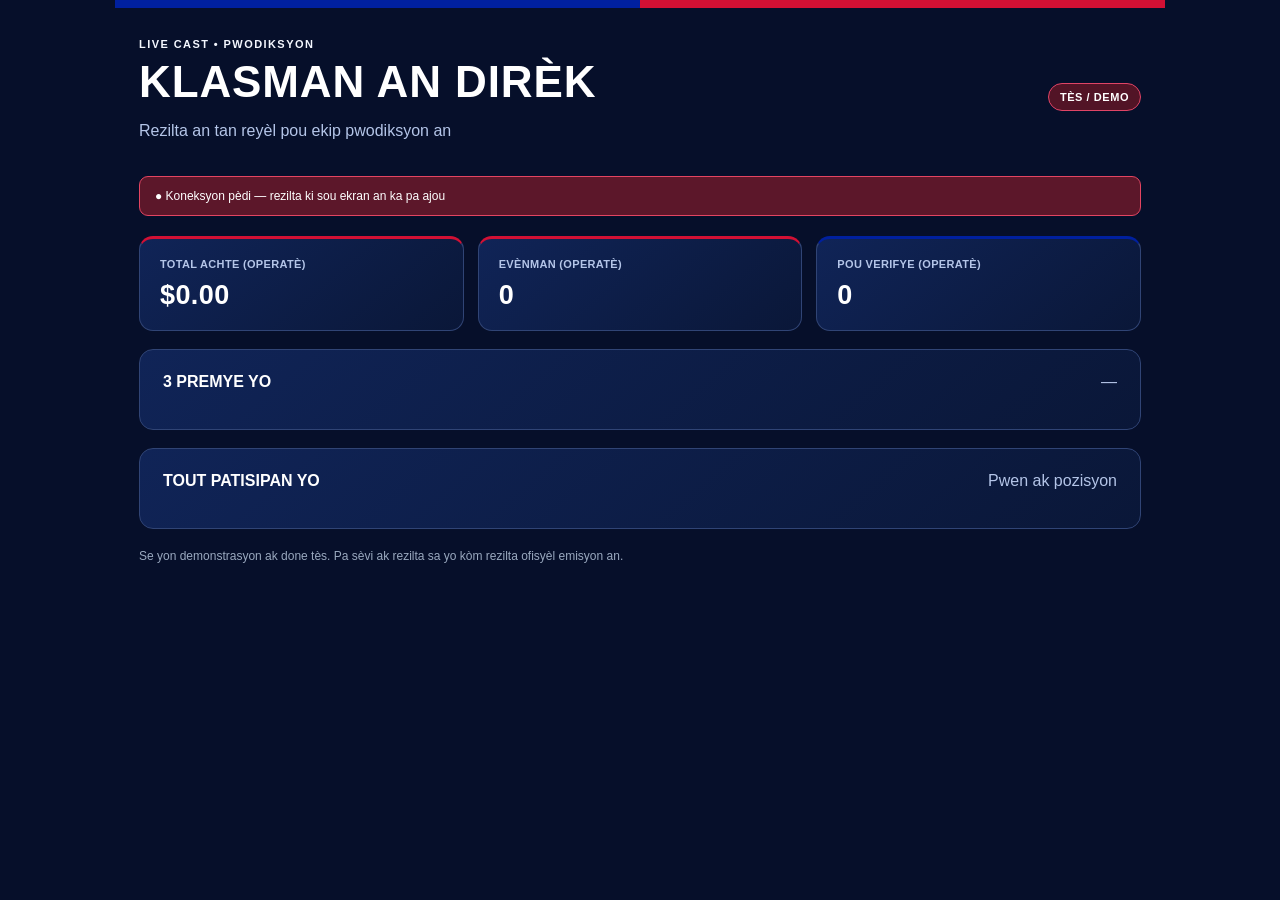
<file: pages-producer.html>
<!doctype html><html lang="ht"><head><meta charset="utf-8"><meta name="referrer" content="no-referrer"><meta name="viewport" content="width=device-width,initial-scale=1"><title>Live Cast • Klasman</title><link rel="stylesheet" href="css/style.css"><link rel="stylesheet" href="css/haiti-theme.css"></head>
<body class="producer-body"><main class="producer-wrap"><header class="producer-header"><div><p class="eyebrow">LIVE CAST • PWODIKSYON</p><h1>KLASMAN AN DIRÈK</h1><p class="muted">Rezilta an tan reyèl pou ekip pwodiksyon an</p></div><span class="pill demo">TÈS / DEMO</span></header><div id="producer-status" class="status-line">Ap chaje rezilta yo…</div><section class="producer-stats"><div class="stat-card"><label>TOTAL ACHTE (OPERATÈ)</label><b id="p-gross">$0.00</b></div><div class="stat-card"><label>EVÈNMAN (OPERATÈ)</label><b id="p-events">0</b></div><div class="stat-card"><label>POU VERIFYE (OPERATÈ)</label><b id="p-pending">0</b></div></section><section class="panel"><div class="panel-head"><h2>3 PREMYE YO</h2><span class="muted" id="p-time">—</span></div><div id="p-top3" class="producer-top3"></div></section><section class="panel"><div class="panel-head"><h2>TOUT PATISIPAN YO</h2><span class="muted">Pwen ak pozisyon</span></div><div id="p-all" class="ranks"></div></section><p class="hint">Se yon demonstrasyon ak done tès. Pa sèvi ak rezilta sa yo kòm rezilta ofisyèl emisyon an.</p></main><script src="js/site-config.js"></script><script src="js/producer.js" defer></script></body></html>
</file>
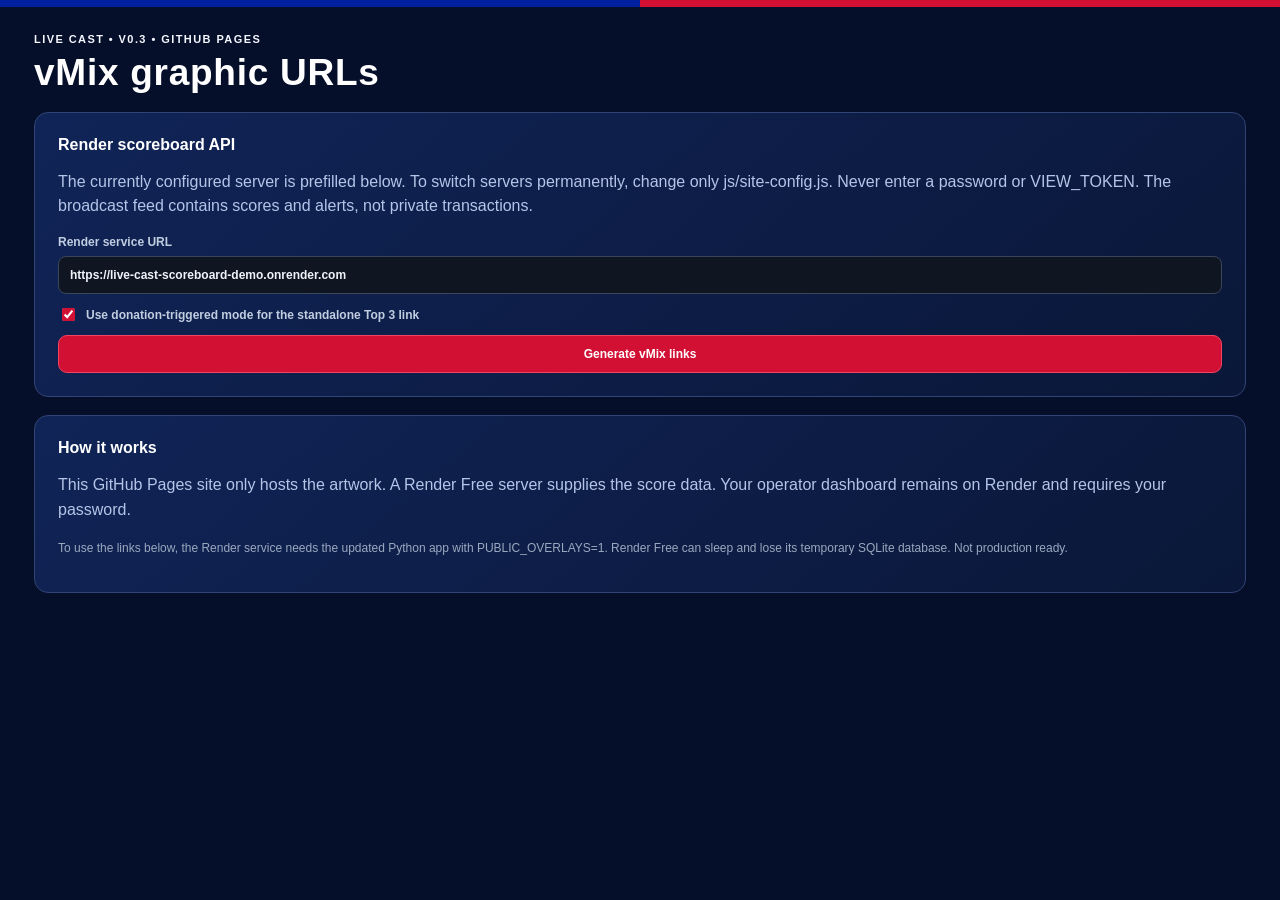
<file: pages-setup.html>
<!doctype html>
<html lang="en"><head><meta charset="utf-8"><meta name="viewport" content="width=device-width, initial-scale=1">
<title>Haiti Live Cast • GitHub Pages Graphics</title><link rel="stylesheet" href="css/style.css"><link rel="stylesheet" href="css/haiti-theme.css">
</head><body class="operator-body"><main class="main-content">
<header class="page-top"><div><p class="eyebrow">LIVE CAST • V0.3 • GITHUB PAGES</p><h1>vMix graphic URLs</h1></div></header>
<section class="panel"><h2>Render scoreboard API</h2><p class="muted">The currently configured server is prefilled below. To switch servers permanently, change only js/site-config.js. Never enter a password or VIEW_TOKEN. The broadcast feed contains scores and alerts, not private transactions.</p>
<form id="link-form" class="stack"><label>Render service URL <input type="url" id="backend-url" placeholder="https://your-service.onrender.com" required></label><label class="check-row"><input id="donation-only-top3" type="checkbox" checked><span>Use donation-triggered mode for the standalone Top 3 link</span></label><button class="btn primary" type="submit">Generate vMix links</button></form><div id="generated-links" class="stack" aria-live="polite"></div></section>
<section class="panel"><h2>How it works</h2><p class="muted">This GitHub Pages site only hosts the artwork. A Render Free server supplies the score data. Your operator dashboard remains on Render and requires your password.</p><p class="hint">To use the links below, the Render service needs the updated Python app with PUBLIC_OVERLAYS=1. Render Free can sleep and lose its temporary SQLite database. Not production ready.</p></section>
</main><script src="js/site-config.js"></script><script src="js/pages-setup.js" defer></script></body></html>
</file>
<file: css/style.css>
:root{--bg:#0b0e16;--panel:#151a27;--panel-2:#1d2434;--line:#2b3445;--text:#edf1f8;--muted:#9daabd;--gold:#e5b960;--green:#65d6a2;--red:#f4909a;--blue:#7da8e6;--radius:14px;color-scheme:dark;font-family:Arial,system-ui,-apple-system,Segoe UI,sans-serif}
*{box-sizing:border-box}body{margin:0;background:var(--bg);color:var(--text)}button,input,select{font:inherit}button{cursor:pointer}a{color:inherit;text-decoration:none}a:hover{text-decoration:none}.hidden{display:none!important}.muted{color:var(--muted)}.small{font-size:13px}.eyebrow{font-size:11px;letter-spacing:.13em;font-weight:800;color:var(--gold);margin:0 0 8px}.app-shell{min-height:100vh;display:flex}.sidebar{width:244px;min-width:244px;background:#101420;border-right:1px solid var(--line);padding:27px 18px;display:flex;flex-direction:column;gap:30px}.brand{display:flex;align-items:center;gap:12px;padding:0 7px}.brand strong{font-size:14px;letter-spacing:.08em;display:block}.brand span{display:block;font-size:10px;color:var(--muted);margin-top:4px;letter-spacing:.08em}.brand-mark{height:40px;width:40px;display:flex;align-items:center;justify-content:center;background:var(--gold);color:#101420;border-radius:9px;font-family:'Arial Narrow',Arial,sans-serif;font-size:23px;font-weight:800}.side-nav{display:flex;flex-direction:column;gap:8px}.nav-button{border:1px solid transparent;border-radius:9px;padding:12px 14px;display:flex;gap:12px;align-items:center;background:transparent;color:var(--muted);text-align:left;font-size:13px;font-weight:700}.nav-button:hover,.nav-button.selected{background:#242b3b;border-color:#364157;color:white}.sidebar-footer{margin-top:auto;display:flex;align-items:flex-start;gap:10px;border-top:1px solid var(--line);padding:19px 6px 2px}.sidebar-footer b{font-size:11px;letter-spacing:.08em;color:var(--gold)}.sidebar-footer small{font-size:10px;color:var(--muted);display:block;line-height:1.5;margin-top:6px}.live-dot{width:10px;height:10px;flex-shrink:0;border-radius:100%;background:var(--muted);margin-top:4px}.live-dot.offline{background:var(--gold)}.main-content{width:100%;max-width:1500px;min-width:0;padding:33px 34px 24px;margin:auto}.page-top,.panel-head,.header-actions,.button-row,.event-row,.rank-row,.preset-item,.review-item,.cast-item{display:flex;align-items:center;justify-content:space-between;gap:12px}.page-top{margin-bottom:18px}.page-top h1,.producer-header h1{font-family:'Arial Narrow',Arial,sans-serif;letter-spacing:.02em;font-size:37px;margin:0;font-weight:700;line-height:1.1}.header-actions{justify-content:flex-end;flex-wrap:wrap}.pill{display:inline-flex;align-items:center;justify-content:center;border:1px solid var(--line);padding:7px 11px;border-radius:100px;font-size:11px;font-weight:800;letter-spacing:.05em;white-space:nowrap}.pill.neutral{color:#c8d6ec;background:#1b2539}.pill.ok{color:var(--green);background:#132d26;border-color:#245c46}.pill.demo{color:var(--gold);background:#2f2719;border-color:#594526}.notice{background:#302616;border:1px solid #674e28;color:#f4dfb4;font-size:12px;line-height:1.55;border-radius:10px;padding:12px 15px;margin:0 0 21px}.notice strong{margin-right:8px}.stats-grid,.producer-stats{display:grid;grid-template-columns:repeat(4,minmax(0,1fr));gap:14px;margin-bottom:18px}.stat-card{padding:19px 20px;background:var(--panel);border-radius:var(--radius);border:1px solid var(--line)}.stat-card label{display:block;color:var(--muted);font-size:11px;letter-spacing:.03em;font-weight:700;text-transform:uppercase}.stat-card b{display:block;margin-top:10px;font-size:27px;font-family:'Arial Narrow',Arial,sans-serif;letter-spacing:.015em}.columns{display:grid;gap:18px;align-items:start;margin-bottom:18px}.two-one{grid-template-columns:minmax(0,1.65fr) minmax(280px,.85fr)}.studio-grid{grid-template-columns:minmax(230px,.8fr) minmax(0,1.5fr)}.panel{padding:23px;background:var(--panel);border:1px solid var(--line);border-radius:var(--radius);min-width:0;margin-bottom:18px}.columns>.panel{margin-bottom:0}.panel h2{font-size:16px;font-weight:750;margin:0 0 15px}.panel h3{font-size:14px;margin:0 0 15px}.panel-head{margin:0 0 15px}.panel-head h2{margin:0}.panel p{line-height:1.55}.rule{height:1px;background:var(--line);margin:20px 0}.ranks{display:flex;flex-direction:column;gap:9px}.rank-row{padding:12px 11px;background:var(--panel-2);border-radius:10px;gap:10px}.rank-num{width:30px;height:30px;border-radius:8px;background:#354056;display:flex;align-items:center;justify-content:center;font-family:'Arial Narrow',Arial,sans-serif;font-weight:800;font-size:20px;flex-shrink:0}.rank-num.first{background:#ad853c;color:#121721}.rank-identity{flex:1;min-width:0;font-weight:700;font-size:13px;white-space:nowrap;overflow:hidden;text-overflow:ellipsis}.rank-points{font-family:'Arial Narrow',Arial,sans-serif;font-size:24px;font-weight:800;white-space:nowrap}.rank-points small{font:700 10px Arial,sans-serif;color:var(--muted);letter-spacing:.05em}.stack{display:flex;flex-direction:column;gap:11px}.btn{border:1px solid var(--line);padding:11px 14px;border-radius:9px;font-size:12px;font-weight:800;display:inline-flex;align-items:center;justify-content:center;gap:8px;text-align:center}.btn.block{display:flex;width:100%}.btn.ghost{background:#222a39;color:#e5edf9}.btn.ghost:hover{background:#303b50}.btn.primary{background:var(--gold);border-color:#d5ac57;color:#151a26}.btn.primary:hover{background:#f2c970}.btn.danger{background:#43252c;border-color:#87404a;color:#ffced3}.btn.small{padding:8px 10px;font-size:11px}.form-grid{display:grid;grid-template-columns:repeat(2,minmax(0,1fr));gap:14px}.form-grid .span-2{grid-column:span 2}.form-grid label,.stack label{display:flex;flex-direction:column;gap:7px;font-size:12px;color:#c1cde0;font-weight:700}.form-grid input,.form-grid select,.stack input,.stack select{width:100%;border:1px solid #3b465b;border-radius:8px;background:#0f1521;color:#f0f3fa;padding:11px;outline:none;min-width:0}.form-grid input:focus,.form-grid select:focus,.stack input:focus{border-color:#b59651}.check-row{display:flex!important;flex-direction:row!important;align-items:center;gap:8px!important}.check-row input{width:auto!important;accent-color:var(--gold)}.code-output{white-space:pre-wrap;word-break:break-word;background:#080d15;border:1px solid var(--line);padding:15px;margin:20px 0 0;color:#b8d5b2;font-size:12px;border-radius:10px;min-height:60px}.instructions{padding-left:21px;color:#c4cddd;font-size:13px;line-height:1.8}.instructions code{background:#2c3549;border-radius:4px;padding:2px 5px}.hint{color:#9aa9bf;font-size:12px;line-height:1.65}.event-table,.review-list,.cast-list,.preset-list{display:flex;flex-direction:column;gap:9px}.event-row{background:var(--panel-2);padding:12px 14px;border-radius:9px;font-size:12px;align-items:flex-start}.event-main{min-width:0;flex:1;overflow-wrap:anywhere}.event-main b{display:block;font-size:13px;margin-bottom:4px}.event-meta{color:var(--muted);font-size:11px;line-height:1.5}.status-pill{font-size:10px;padding:5px 8px;border-radius:20px;background:#324157;color:#e4edf6;font-weight:800}.status-pill.assigned{background:#20483e;color:#a4ecd0}.status-pill.review,.status-pill.review_currency{background:#453721;color:#efd09a}.review-item{align-items:flex-start;background:var(--panel-2);padding:16px;border-radius:10px;flex-wrap:wrap}.review-item select,.review-item input{border:1px solid #455069;border-radius:6px;background:#111726;color:#e6eefa;padding:9px;max-width:100%}.review-controls{display:flex;gap:8px;flex-wrap:wrap}.review-body{flex:1;min-width:200px}.review-body small{display:block;margin-top:7px;color:var(--muted);overflow-wrap:anywhere}.preset-item{border:1px solid var(--line);background:var(--panel-2);border-radius:9px;padding:11px 12px;cursor:pointer;text-align:left;color:var(--text);width:100%}.preset-item.active{border-color:#b5904c;background:#302b27}.preset-item strong{font-size:13px}.preset-item span{font-size:10px;color:var(--muted)}.cast-item{background:var(--panel-2);border-radius:8px;padding:10px;flex-wrap:wrap}.cast-item div{min-width:0}.cast-item b{font-size:12px}.cast-item small{display:block;font-size:11px;color:var(--muted);margin-top:4px;overflow-wrap:anywhere}.cast-item button{background:transparent;border:1px solid var(--line);border-radius:6px;color:#ced8e8;padding:7px;font-size:11px}.danger-note{color:#f2a8a9;font-size:12px}.toast{position:sticky;top:10px;z-index:30;border-radius:9px;background:#253b37;color:#c2f8df;padding:12px 16px;font-weight:700;font-size:12px;margin-bottom:12px}.toast.error{background:#452b34;color:#ffd3dc}.footer{font-size:10px;letter-spacing:.04em;color:#74849a;padding:14px 0}.producer-body{background:radial-gradient(ellipse at 80% -20%,#1b263e,#090d17 60%)}.producer-wrap{max-width:1050px;margin:auto;padding:34px 24px 80px}.producer-header{display:flex;align-items:center;justify-content:space-between;gap:15px;margin-bottom:14px}.producer-header h1{font-size:44px}.producer-stats{grid-template-columns:repeat(3,minmax(0,1fr))}.status-line{padding:12px 15px;margin:20px 0;background:#17312c;border:1px solid #245747;border-radius:9px;color:#a7ebcc;font-size:12px}.status-line.bad{background:#47282b;border-color:#884349;color:#ffd0d4}.producer-top3{display:flex;flex-direction:column;gap:10px}.producer-top3 .rank-row{padding:17px}.producer-top3 .rank-identity{font-size:19px}.producer-top3 .rank-points{font-size:29px}
/* vMix browser layer: no background is painted on body; RGBA alpha preserved. */
.overlay-body{margin:0;width:100vw;height:100vh;background:transparent!important;overflow:hidden;color:#fff;font-family:Arial,system-ui,sans-serif}.overlay-root{position:absolute;inset:0;pointer-events:none}.overlay-watermark{position:absolute;bottom:14px;right:15px;border:1px solid rgba(255,186,97,.65);background:rgba(70,42,16,.75);padding:8px 13px;border-radius:6px;color:#ffdda4;font-size:15px;font-weight:800;letter-spacing:.18em;z-index:50}.graphic-card{--accent:#e5b960;position:absolute;max-height:88vh;overflow:hidden;border:1px solid #414a5c;background:rgba(11,17,29,.94);box-shadow:0 14px 44px rgba(0,0,0,.5);border-radius:16px;padding:23px 25px;min-width:430px;max-width:950px}.graphic-card.top3{top:58px;width:520px}.graphic-card.alert{bottom:115px;width:690px}.graphic-card.full{top:100px;width:760px}.graphic-card.pos-left{left:58px}.graphic-card.pos-right{right:58px}.graphic-card.pos-center{left:50%;transform:translateX(-50%)}.graphic-card.size-small{zoom:.82}.graphic-card.size-large{zoom:1.2}.graphic-card h2{font-family:'Arial Narrow',Arial,sans-serif;letter-spacing:.06em;font-size:42px;margin:0 0 13px;color:#f8faff;line-height:1}.graphic-card h2 em{color:var(--accent);font-style:normal}.overlay-kicker{color:var(--accent);font-weight:800;font-size:13px;letter-spacing:.2em;margin:0 0 9px}.graphic-row{display:flex;align-items:center;gap:15px;padding:13px 0;border-top:1px solid rgba(255,255,255,.1)}.graphic-row:first-of-type{border-top:0}.graphic-row .grank{width:44px;height:44px;display:flex;align-items:center;justify-content:center;border-radius:9px;background:#323d50;font-family:'Arial Narrow',Arial,sans-serif;font-weight:800;font-size:34px}.graphic-row:first-of-type .grank{background:var(--accent);color:#191a22}.graphic-row .gname{flex:1;font-weight:750;font-size:20px;overflow:hidden;text-overflow:ellipsis;white-space:nowrap}.graphic-row .gscore{font-family:'Arial Narrow',Arial,sans-serif;font-size:32px;font-weight:800;white-space:nowrap}.graphic-row .gscore small{font:700 11px Arial,sans-serif;color:#b9c5d5;letter-spacing:.07em}.alert .donor-plus{font:800 30px 'Arial Narrow',Arial,sans-serif;color:var(--accent);margin-bottom:10px}.alert h2{font-size:56px;margin-bottom:24px}.alert .alert-stats{display:grid;grid-template-columns:1fr 1fr;gap:12px;border-top:1px solid #414d60;padding-top:17px}.alert .alert-stat-label{font-size:13px;color:#b8c8de;font-weight:800;letter-spacing:.06em}.alert .alert-stat-value{font:800 52px 'Arial Narrow',Arial,sans-serif;margin-top:4px;line-height:1.1}.alert .alert-stat-value.rank{color:var(--accent)}.alert-entry{animation:slide-in .32s cubic-bezier(.23,.8,.26,1) both}.alert-exit{animation:slide-out .27s ease both}.score-change{animation:flash .45s ease}@keyframes slide-in{from{opacity:0;translate:0 38px}to{opacity:1;translate:0 0}}@keyframes slide-out{from{opacity:1;translate:0 0}to{opacity:0;translate:0 20px}}@keyframes flash{from{filter:brightness(1.5)}to{filter:brightness(1)}}.draft-watermark{position:absolute;top:12px;left:50%;transform:translateX(-50%);background:#5a2c36;color:#fff;padding:8px 16px;border-radius:9px;font-weight:800;letter-spacing:.1em;font-size:14px;z-index:10}
@media(max-width:900px){.sidebar{width:190px;min-width:190px}.main-content{padding:22px 18px}.stats-grid{grid-template-columns:repeat(2,minmax(0,1fr))}.two-one,.studio-grid{grid-template-columns:1fr}}
@media(max-width:620px){.app-shell{display:block}.sidebar{width:100%;min-width:0;padding:12px;gap:10px}.brand{padding:2px}.side-nav{flex-direction:row;overflow:auto;gap:5px}.nav-button{padding:9px;font-size:12px;white-space:nowrap}.sidebar-footer{display:none}.page-top{align-items:flex-start;flex-direction:column}.page-top h1{font-size:31px}.main-content{padding:18px 12px}.panel{padding:16px}.stats-grid{gap:8px}.stat-card{padding:15px 11px}.stat-card b{font-size:22px}.form-grid{grid-template-columns:1fr}.form-grid .span-2{grid-column:auto}.producer-wrap{padding:22px 12px}.producer-header h1{font-size:31px}.producer-stats{gap:7px}.producer-stats .stat-card{padding:12px 8px}.producer-stats .stat-card b{font-size:20px}.producer-top3 .rank-identity{font-size:14px}.producer-top3 .rank-points{font-size:21px}}

.overlay-html{background:transparent!important;color-scheme:normal!important}
.event-correct{flex-shrink:0;margin-left:8px}
</file>
<file: css/haiti-theme.css>
/* Haitian flag blue, red and white theme — applied after style.css.
   Flag colors: blue #00209F, red #D21034, white #FFFFFF.
   Deep navy panels are for broadcast legibility; gold from v0.1 is removed.
   Actual overlays retain a transparent canvas (alpha).
*/
:root{--bg:#060f2a;--panel:#0d1b41;--panel-2:#142958;--line:#344b7f;--text:#fff;--muted:#b4c5e8;--gold:#f0445d;--green:#8fdbf9;--red:#ff667b;--blue:#6688ff}
body:not(.overlay-body){background:#060f2a}
.sidebar{background:linear-gradient(180deg,#00209f -75%,#08173b 33%,#071229 100%);border-right:2px solid #d21034}
.brand-mark{background:linear-gradient(180deg,#00209f 0 50%,#d21034 50% 100%);color:#fff;box-shadow:0 0 0 2px rgba(255,255,255,.13);border:1px solid rgba(255,255,255,.2)}
.brand strong,.page-top h1,.producer-header h1{color:#fff}
.nav-button:hover,.nav-button.selected{background:#00209f;border-color:#5676eb;color:#fff}
.sidebar-footer b,.eyebrow{color:#f4f7ff}
.live-dot.offline{background:#d21034}
.page-top:after{content:"";position:absolute;top:0;left:0;right:0;height:7px;background:linear-gradient(90deg,#00209f 0 50%,#d21034 50% 100%);pointer-events:none}
.panel,.stat-card{background:linear-gradient(140deg,#102457,#0a1738);border-color:#304475}
.stat-card{border-top:3px solid #00209f}
.stat-card:nth-child(even){border-top-color:#d21034}
.notice{background:#271735;border-color:#bb3158;color:#ffe0e6}
.pill.neutral{background:#1b3971;color:#fff;border-color:#4062a4}
.pill.ok{background:#002b67;border-color:#4c72eb;color:#f1f6ff}
.pill.demo{background:#521426;color:#fff;border-color:#e04466}
.btn.primary{background:#d21034;color:#fff;border-color:#f04460}
.btn.primary:hover{background:#f0254e}
.btn.ghost{background:#173778;color:#f4f7ff;border-color:#34549e}
.btn.ghost:hover{background:#234a9f}
.btn.danger{background:#640c2a;border-color:#e44865;color:#fff}
.rank-row,.event-row,.review-item,.preset-item,.cast-item{background:#152a5a;border:1px solid #2a4582}
.rank-num{background:#00209f;color:#fff}
.rank-num.first{background:linear-gradient(180deg,#00209f 0 50%,#d21034 50%);color:#fff;border:1px solid #fff}
.rank-points{color:#fff}
.status-pill.assigned{background:#003f7c;color:#dcecff}
.status-pill.review,.status-pill.review_currency{background:#671c36;color:#fff}
.preset-item.active{border-color:#e53352;background:#351b4e}
.form-grid input:focus,.form-grid select:focus,.stack input:focus{border-color:#ec4765}
.check-row input{accent-color:#d21034}
.toast{background:#00387d;color:#fff;border:1px solid #5979d4}
.toast.error{background:#66122e;color:#fff}
.producer-body{background:radial-gradient(ellipse at 75% -15%,#00209f 0%,#071633 48%,#050e25 100%)}
.producer-wrap:before{content:"";display:block;height:8px;margin:-34px -24px 30px;background:linear-gradient(90deg,#00209f 0 50%,#d21034 50%)}
.producer-header h1{color:#fff}
.producer-stats .stat-card:first-child{border-top-color:#d21034}
.status-line{background:#003579;border-color:#456bd1;color:#fff}
.status-line.bad{background:#5c172a;border-color:#e34461;color:#fff}
/* Transparent HTML canvas for vMix must remain fully transparent. */
.overlay-body,.overlay-html{background:transparent!important}
.graphic-card{--accent:#d21034;background:linear-gradient(130deg,rgba(0,32,159,.96),rgba(7,22,66,.97) 47%,rgba(8,17,43,.97));border:1px solid rgba(255,255,255,.37);box-shadow:0 13px 38px rgba(0,0,0,.58);padding-top:33px}
.graphic-card:before{content:"";position:absolute;top:0;left:0;right:0;height:9px;background:linear-gradient(90deg,#00209f 0 50%,#d21034 50% 100%);box-shadow:0 1px 3px rgba(255,255,255,.12)}
.graphic-card:after{content:"";position:absolute;bottom:0;left:0;right:0;height:4px;background:#d21034}
.graphic-card h2 em{color:#fff;text-shadow:0 2px 15px rgba(0,0,0,.4)}
.overlay-kicker{color:#fff;text-transform:uppercase}
.graphic-row{border-top-color:rgba(255,255,255,.18)}
.graphic-row .grank{background:#00209f;border:1px solid rgba(255,255,255,.32);color:#fff}
.graphic-row:first-of-type .grank{background:#d21034;border-color:#ff6b7d;color:#fff}
.graphic-row .gscore{color:#fff}
.graphic-row .gscore small{color:#dae5ff}
.alert .donor-plus{color:#fff;background:#d21034;display:inline-block;border-radius:8px;padding:8px 12px;font-size:30px}
.alert .alert-stat-value.rank{color:#fff}
.alert .alert-stats{border-top-color:rgba(255,255,255,.25)}
.alert .alert-stat-label{color:#d5e3ff}
.overlay-watermark{border:1px solid #fff;background:linear-gradient(180deg,rgba(0,32,159,.98) 0 50%,rgba(210,16,52,.98) 50%);color:#fff}
.draft-watermark{background:#d21034;color:#fff}
@media(max-width:620px){.producer-wrap:before{margin:-22px -12px 24px}}

/* Goal operator cards and compact broadcast lower-third (blue/red Haitian theme). */
.goal-operator-list{display:grid;gap:10px;margin:15px 0}
.goal-admin-row{display:flex;align-items:center;gap:12px;border-radius:9px;padding:12px 14px;background:#132958;border:1px solid #304475}
.goal-admin-content{flex:1;min-width:0}
.goal-progress-mini{background:#324a80;height:6px;border-radius:5px;margin-top:8px;overflow:hidden}
.goal-progress-mini>div{height:100%;background:#d21034;transition:width .3s}
.goal-admin-row .check-row{flex-direction:row!important}
.goal-panel{position:absolute;left:58px;bottom:38px;width:min(800px,calc(100vw - 116px));pointer-events:none;border:1px solid rgba(255,255,255,.55);border-radius:14px;background:linear-gradient(110deg,rgba(0,32,159,.97),rgba(7,19,63,.96) 60%,rgba(210,16,52,.94));box-shadow:0 13px 38px rgba(0,0,0,.58);overflow:hidden;animation:goal-enter .4s ease both;color:#fff;font-family:Arial,sans-serif}
.goal-top{display:grid;grid-template-columns:1fr auto;gap:18px;align-items:center;padding:18px 22px 13px}
.goal-title{font-weight:800;letter-spacing:.05em;font-size:18px;overflow-wrap:anywhere}
.goal-subtitle{font-size:11px;font-weight:700;color:#dce6ff;letter-spacing:.1em;margin-bottom:4px}
.goal-count{font:800 36px 'Arial Narrow',Arial,sans-serif;text-align:right;white-space:nowrap}
.goal-count small{font:700 14px Arial,sans-serif;color:#dce6ff}
.goal-track{background:rgba(0,0,0,.42);height:15px;margin:0 22px 12px;border:1px solid rgba(255,255,255,.38);border-radius:10px;overflow:hidden}
.goal-bar{height:100%;background:linear-gradient(90deg,#d21034 0%,#f95b7a 90%);transition:width .6s ease}
.goal-footer{display:flex;align-items:center;justify-content:space-between;gap:14px;padding:9px 22px 10px;background:rgba(0,0,0,.2);font-size:12px;font-weight:800;letter-spacing:.06em}
.goal-ticker{flex:1;white-space:nowrap;overflow:hidden;text-overflow:ellipsis;color:#fff}
.goal-clock{white-space:nowrap;color:#fff}
@keyframes goal-enter{from{opacity:0;translate:0 22px}to{opacity:1;translate:0 0}}
@media(max-width:720px){.goal-top{padding:13px;gap:8px}.goal-title{font-size:13px}.goal-count{font-size:26px}.goal-panel{left:12px;bottom:20px;width:calc(100vw - 24px)}.goal-track{margin:0 13px 8px}.goal-footer{padding:8px 13px;font-size:10px}}

/* Operator control-room diagnostics */
.status-tile-grid{display:grid;grid-template-columns:repeat(auto-fit,minmax(210px,1fr));gap:12px;margin:15px 0}
.system-tile{display:flex;flex-direction:column;gap:9px;border:1px solid #34549e;background:#132958;border-radius:10px;padding:15px}
.system-tile strong{font-size:13px;color:#fff}.system-tile small{font-size:12px;color:#b4c5e8;overflow-wrap:anywhere}
.status-links{display:grid;grid-template-columns:repeat(auto-fit,minmax(270px,1fr));gap:12px}
.status-url-item{display:flex;flex-direction:column;gap:8px;border:1px solid #34549e;background:#132958;padding:14px;border-radius:10px;min-width:0}
.status-url-item strong{font-size:12px}.status-url-item code{font-size:10px;line-height:1.5;overflow-wrap:anywhere;color:#b4c5e8}
.status-url-item .button-row{display:flex;gap:6px;flex-wrap:wrap}
/* Production control room v1.1: transaction explorer and protected test tools */
.cast-summary-grid{display:grid;grid-template-columns:repeat(auto-fit,minmax(165px,1fr));gap:10px;margin:13px 0}
.cast-data-card{display:flex;flex-direction:column;align-items:flex-start;text-align:left;gap:6px;border:1px solid #304475;background:#142958;color:#fff;border-radius:12px;padding:14px;cursor:pointer}
.cast-data-card:hover,.cast-data-card:focus{border-color:#8ca7ef;background:#1b3672}
.cast-data-card strong{font-size:13px}.cast-data-card b{font-size:20px}.cast-data-card small{font-size:11px;color:#c6d3ee}
.data-table-scroll{overflow-x:auto;width:100%;margin:17px 0}.ledger-table{width:100%;min-width:830px;border-collapse:collapse;text-align:left;font-size:12px}
.ledger-table th,.ledger-table td{padding:12px 10px;border-bottom:1px solid #324677;vertical-align:middle}
.ledger-table th{font-size:11px;color:#c3d3f3;text-transform:uppercase;letter-spacing:.05em;background:#142958}
.ledger-table tr:hover td{background:#182c5a}.ledger-id{display:block;font-size:10px;color:#95a6c7;max-width:185px;overflow-wrap:anywhere;margin-top:5px}
.transaction-dialog{color:#f6f8ff;background:#101b39;border:1px solid #52699c;border-radius:15px;padding:0;width:min(690px,calc(100vw - 24px));max-height:92vh;overflow:auto}
.transaction-dialog::backdrop{background:rgba(0,0,0,.78)}.dialog-inner{padding:24px}.transaction-original{background:#142958;border:1px solid #304475;border-radius:10px;padding:13px;font-size:12px;line-height:1.5;margin:12px 0 17px;overflow-wrap:anywhere}
.transaction-original p{margin:7px 0}.transaction-dialog label{font-size:12px;color:#d0dafa}.transaction-dialog input,.transaction-dialog select,.transaction-dialog textarea{width:100%;display:block;margin-top:7px;border:1px solid #415b97;border-radius:8px;background:#091632;color:#fff;padding:11px;font:inherit}
.transaction-dialog textarea{resize:vertical}.transaction-dialog .event-row{margin:8px 0;overflow-wrap:anywhere}.transaction-dialog .event-meta{white-space:pre-wrap}
#graphic-url{width:100%;background:#0a1836;color:#d1e4ff;border:1px solid #3a548b;padding:10px;border-radius:8px;overflow:hidden;text-overflow:ellipsis}
#debug-list .review-item{padding:10px 14px}.debug-checkbox{accent-color:#d21034}.ledger-table button:focus-visible,.cast-data-card:focus-visible{outline:3px solid #fff;outline-offset:2px}
</file>
